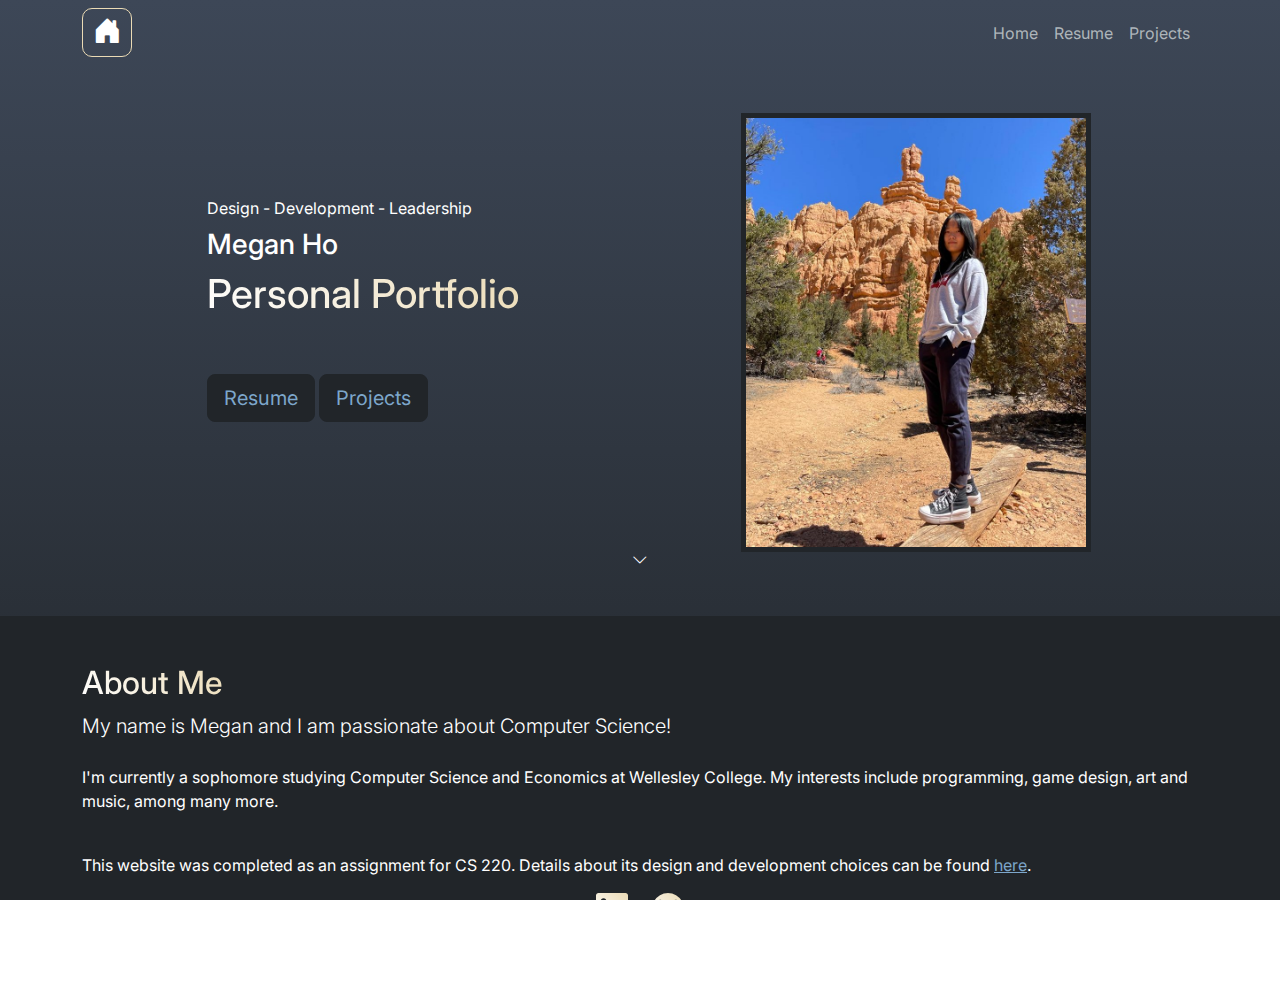
<file: index.html>
<html lang="en">
    <head>
        <title>CS220 Personal Portfolio - Megan Ho</title>
        <link href="styles.css" rel="stylesheet"/>

        <link rel="preconnect" href="https://fonts.googleapis.com">
        <link rel="preconnect" href="https://fonts.gstatic.com" crossorigin>
        <link href="https://fonts.googleapis.com/css2?family=Inter:ital,opsz,wght@0,14..32,100..900;1,14..32,100..900&display=swap" rel="stylesheet">
        <link href="https://cdn.jsdelivr.net/npm/bootstrap@5.3.3/dist/css/bootstrap.min.css" rel="stylesheet" integrity="sha384-QWTKZyjpPEjISv5WaRU9OFeRpok6YctnYmDr5pNlyT2bRjXh0JMhjY6hW+ALEwIH" crossorigin="anonymous">
        
        <link href="https://cdn.jsdelivr.net/npm/bootstrap@5.3.3/dist/css/bootstrap.min.css" rel="stylesheet" integrity="sha384-QWTKZyjpPEjISv5WaRU9OFeRpok6YctnYmDr5pNlyT2bRjXh0JMhjY6hW+ALEwIH" crossorigin="anonymous">
        <link href="https://cdn.jsdelivr.net/npm/bootstrap-icons@1.8.1/font/bootstrap-icons.css" rel="stylesheet" />
    </head>

    <body>
        <main>
            <!-- Navigation -->
            <nav class="navbar navbar-expand-lg navbar-dark">
                <div class="container">
                    <a class="navbar-brand" href="index.html"><h3 class="bi bi-house-door-fill"></h3></a>
                    <button class="navbar-toggler" type="button" data-bs-toggle="collapse" data-bs-target="#navbarSupportedContent" aria-controls="navbarSupportedContent" aria-expanded="false" aria-label="Toggle navigation"><span class="navbar-toggler-icon"></span></button>
                    <div class="collapse navbar-collapse" id="navbarSupportedContent">
                        <ul class="navbar-nav ms-auto mb-2 mb-lg-0">
                            <li class="nav-item"><a class="nav-link" href="index.html">Home</a></li>
                            <li class="nav-item"><a class="nav-link" href="resume.html">Resume</a></li>
                            <li class="nav-item"><a class="nav-link" href="projects.html">Projects</a></li>
                        </ul>
                    </div>
                </div>
            </nav>

            <!-- Header-->
            <header class="py-5">
                <div class="container px-5">
                    <div class="row align-items-center">
                        <div class="col-xl-1"></div>
                        <div class="col-xl-6">
                            <!-- Header text content-->
                            <div class="text-center text-xl-start">
                                <div class="tagline">Design - Development - Leadership</div>
                                <h3 class="introduction mt-2">Megan Ho</h3>
                                <h1><span class="subtitle">Personal Portfolio</span></h1>
                                <a class="btn btn-dark my-5 btn-lg" href="resume.html">Resume</a>
                                <a class="btn btn-dark my-5 btn-lg" href="projects.html">Projects</a>
                            </div>
                        </div>
                        <div class="col-xl-5">
                            <!-- Replace this div with your own photo -->
                            <!-- <div class="bg-gradient-primary-to-secondary d-flex justify-content-center">
                                <img src="profile.png" class="profile pl-2" alt="cartoon image of a person smiling and greeting">
                            </div> -->
                            <img src="profile.jpg" class="profile pl-2" alt="image of me (years ago) in front of some rock formations at Bryce Canyon National Park">
                        </div>
                    </div>
                </div>
                <div class="d-flex justify-content-center">
                    <i class="bi bi-chevron-down"></i>
                </div>
            </header>

            <!-- About Section-->
            <section class="bg-dark py-5">
                <div class="container text-left">
                    <h2><span class="subtitle">About Me</span></h2>
                    <p class="lead fw-light mb-4">My name is Megan and I am passionate about Computer Science!</p>
                    <p>
                        I'm currently a sophomore studying Computer Science and Economics at Wellesley College.
                        My interests include programming, game design, art and music, among many more.
                    </p>
                    <br>
                    <p>
                        This website was completed as an assignment for CS 220.
                        Details about its design and development choices can be found <a href="rationale.html">here</a>.
                    </p>
                    <div class="d-flex justify-content-center fs-2 gap-4">
                        <a class="subtitle" href="#!"><i class="bi bi-linkedin"></i></a>
                        <a class="subtitle" href="#!"><i class="bi bi-github"></i></a>
                    </div>
                </div>
            </section>
        </main>

        <!-- Footer-->
        <footer>
            <div class="row align-items-center justify-content-between">
                <div class="col-auto">
                    <div>Copyright, Your Website 2023</div>
                </div>
                <div class="col-auto">
                    <a href="#">Terms</a>
                </div>
            </div>
        </footer>

        <script src="https://cdn.jsdelivr.net/npm/bootstrap@5.3.3/dist/js/bootstrap.bundle.min.js" integrity="sha384-YvpcrYf0tY3lHB60NNkmXc5s9fDVZLESaAA55NDzOxhy9GkcIdslK1eN7N6jIeHz" crossorigin="anonymous"></script>
    </body>
</html>
</file>
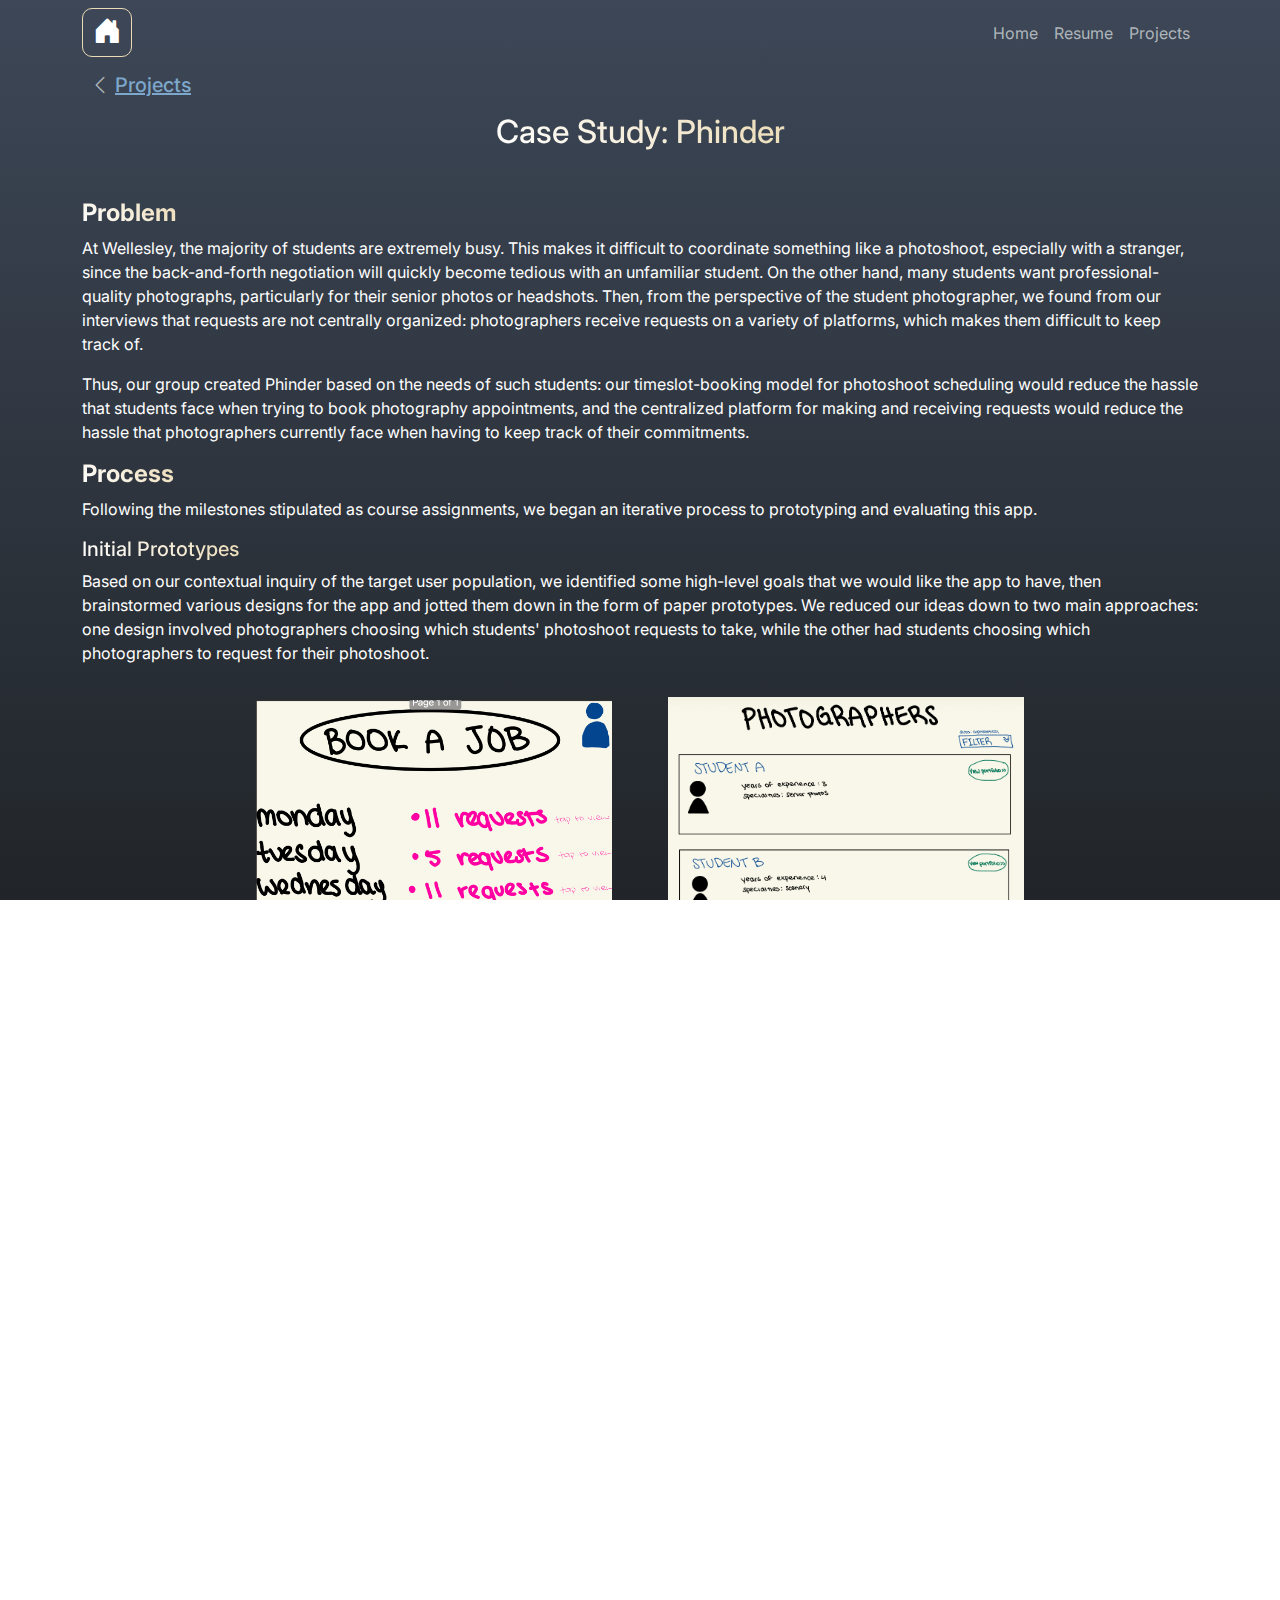
<file: casestudy.html>
<html lang="en">
    <head>
        <title>CS220 Personal Portfolio - Megan Ho</title>
        <link href="styles.css" rel="stylesheet"/>

        <link rel="preconnect" href="https://fonts.googleapis.com">
        <link rel="preconnect" href="https://fonts.gstatic.com" crossorigin>
        <link href="https://fonts.googleapis.com/css2?family=Inter:ital,opsz,wght@0,14..32,100..900;1,14..32,100..900&display=swap" rel="stylesheet">
        <link href="https://cdn.jsdelivr.net/npm/bootstrap@5.3.3/dist/css/bootstrap.min.css" rel="stylesheet" integrity="sha384-QWTKZyjpPEjISv5WaRU9OFeRpok6YctnYmDr5pNlyT2bRjXh0JMhjY6hW+ALEwIH" crossorigin="anonymous">
        
        <link href="https://cdn.jsdelivr.net/npm/bootstrap@5.3.3/dist/css/bootstrap.min.css" rel="stylesheet" integrity="sha384-QWTKZyjpPEjISv5WaRU9OFeRpok6YctnYmDr5pNlyT2bRjXh0JMhjY6hW+ALEwIH" crossorigin="anonymous">
        <link href="https://cdn.jsdelivr.net/npm/bootstrap-icons@1.8.1/font/bootstrap-icons.css" rel="stylesheet" />
    </head>

    <body>
        <main>
            <!-- Navigation -->
            <nav class="navbar navbar-expand-lg navbar-dark">
                <div class="container">
                    <a class="navbar-brand" href="index.html"><h3 class="bi bi-house-door-fill"></h3></a>
                    <button class="navbar-toggler" type="button" data-bs-toggle="collapse" data-bs-target="#navbarSupportedContent" aria-controls="navbarSupportedContent" aria-expanded="false" aria-label="Toggle navigation"><span class="navbar-toggler-icon"></span></button>
                    <div class="collapse navbar-collapse" id="navbarSupportedContent">
                        <ul class="navbar-nav ms-auto mb-2 mb-lg-0">
                            <li class="nav-item"><a class="nav-link" href="index.html">Home</a></li>
                            <li class="nav-item"><a class="nav-link" href="resume.html">Resume</a></li>
                            <li class="nav-item"><a class="nav-link" href="projects.html">Projects</a></li>
                        </ul>
                    </div>
                </div>
            </nav>

            <!-- Case Study Section-->
            <section>
                <div class="container">
                    <div class="text-left fw-light text-gray p-2">
                        <h5><i class="bi bi-chevron-left"></i> <a href="projects.html">Projects</a></h5>
                    </div>
                    <div class="text-center mb-5">
                        <h2><span class="subtitle fs-2">Case Study: Phinder</span></h2>
                    </div>
                </div>
                <div class="container text-left">
                    <h4><span class="subtitle fw-bolder">Problem</span></h4>
                    <p>
                        At Wellesley, the majority of students are extremely busy. 
                        This makes it difficult to coordinate something like a photoshoot, especially with a stranger, since the back-and-forth negotiation will quickly become tedious with an unfamiliar student. 
                        On the other hand, many students want professional-quality photographs, particularly for their senior photos or headshots. 
                        Then, from the perspective of the student photographer, we found from our interviews that requests are not centrally organized: photographers receive requests on a variety of platforms, which makes them difficult to keep track of.
                    </p>
                    <p>
                        Thus, our group created Phinder based on the needs of such students: 
                        our timeslot-booking model for photoshoot scheduling would reduce the hassle that students face when trying to book photography appointments, 
                        and the centralized platform for making and receiving requests would reduce the hassle that photographers currently face when having to keep track of their commitments.
                    </p>
                    <h4><span class="subtitle fw-bolder">Process</span></h4>
                    <p>
                        Following the milestones stipulated as course assignments, we began an iterative process to prototyping and evaluating this app.
                    </p>
                    <h5><span class="subtitle">Initial Prototypes</span></h5>
                    <p>
                        Based on our contextual inquiry of the target user population, 
                        we identified some high-level goals that we would like the app to have, 
                        then brainstormed various designs for the app and jotted them down in the form of paper prototypes.
                        We reduced our ideas down to two main approaches: 
                        one design involved photographers choosing which students' photoshoot requests to take, 
                        while the other had students choosing which photographers to request for their photoshoot.
                    </p>
                    <div class="row justify-content-center">
                        <img class="col-4 m-3 align-self-center img-fluid" src="paper-1.png" alt="paper prototype of the first design's request selection screen">
                        <img class="col-4 m-3 align-self-center img-fluid" src="paper-2.png" alt="paper prototype of the second design's photographer selection screen">
                    </div>
                    <div class="row justify-content-center">
                        <p class="col-4 m-3 text-center small fw-light">Photographers select photoshoot requests that they are interested in taking.</p>
                        <p class="col-4 m-3 text-center small fw-light">Students select photographers that they would like to be photographed by.</p>
                    </div>
                    <p>
                        These paper prototypes were then presented to our CS 220 classmates, 
                        from whom we received ample feedback and were thus able to decide on a direction to proceed in:
                        we ended up going with the photo subject-centered design, 
                        one reason being that the requesting side would typically have a more time-sensitive need, 
                        so it would be ideal to have the photographers be on-demand resources that they can select from whenever needed.
                    </p>
                    <p>
                        After deciding on a design, we began implementing our wireframe prototype. 
                        This preliminary prototype of the app showed the basics of our screens, 
                        focusing on a general overview of functionality and layout rather than implementing actual interactions or making aesthetically pleasing design choices.
                    </p>
                    <img class="align-self-center img-fluid" src="wireframe.png" alt="screenshot of the Figma canvas that the wireframe prototype was created on">
                    <p class="m-3 text-center small fw-light">Our wireframe prototype, modeled on Figma.</p>
                    <h5><span class="subtitle">Testing and Iteration</span></h5>
                    <p>
                        We were then able to conduct usability tests with the wireframe prototype that we had created, 
                        since it included all basic functionality of the app. 
                        For this purpose, we designed a testing protocol that allowed us to see if users were able to complete key tasks in the app. 
                        Since we had two primary user bases (the photographers and photo subjects), we designed a set of tasks for each type of user; 
                        generally, photographers were to imagine they were looking for experience and accept a photoshoot request, 
                        while photo subjects were to imagine they were seniors hoping to have professional-quality senior photographs taken and schedule a photoshoot accordingly.
                    </p>
                    <img class="align-self-center img-fluid" src="wireframe testing.png" alt="screenshot of the Figma testing interface with the wireframe 'Upload Photos' screen showing">
                    <p class="m-3 text-center small fw-light">Testing the wireframe prototype on Figma.</p>
                    <p>
                        After this first round of evaluation, 
                        we were able to incorporate the feedback that we received 
                        (that mostly involved small bugs in the interactions and changes to/additions of certain features) 
                        in our high-fidelity prototype.
                    </p>
                    <p>
                        The creation of the high-fidelity prototype started with deciding on a graphic design direction. 
                        We tried a couple of different color palettes, 
                        until deciding on a more muted one that did not divert focus away from the actual photographs that the app would contain. 
                        We used this color palette as a guideline, 
                        choosing colors to designate as the primary, secondary and accent colors respectively.
                    </p>
                    <img class="align-self-center img-fluid" src="colors.png" alt="5 colors in a row: midnight violet, chocolate plum, dry sage, bone, alabaster grey">
                    <p class="m-3 text-center small fw-light">The website-generated color palette that we used as a guideline.</p>
                    <p>
                        Then, we began to alter the wireframe prototype, 
                        being sure to incorporate feedback from the first round of usability testing and ensuring all interactions were in place. 
                        The end result is the high-fidelity prototype below.
                    </p>
                    <h4><span class="subtitle fw-bolder">Our Solution</span></h4>
                    <div class="row justify-content-center">
                        <div class="col-4 m-3 justify-content-center">
                            <video width="75%" height="100%" controls muted>
                                <source src="Photographee.mp4" type="video/mp4">
                                <source src="Photographee.mov" type="video/mov">
                                Your browser does not support the video tag.
                            </video>
                        </div>
                        <div class="col-4 m-3 justify-content-center">
                            <video width="75%" height="100%" controls muted>
                                <source src="Photographer.mp4" type="video/mp4">
                                <source src="Photographer.mov" type="video/mov">
                                Your browser does not support the video tag.
                            </video>
                        </div>
                        <!-- note to self videos messed up page layout with video speed controller extension on -->
                        <!-- https://www.w3schools.com/html/html5_video.asp -->
                        <!-- percentage sizes to fit different screens -->
                    </div>
                    <div class="row justify-content-center">
                        <p class="col-4 m-3 text-center small fw-light">Video demo for photo subject view.</p>
                        <p class="col-4 m-3 text-center small fw-light">Video demo for photographer view.</p>
                    </div>
                    <p>
                        The two videos above are short demos of Phinder's functionality, 
                        with the first representing a student's process of selecting and scheduling a photographer for a photoshoot request, 
                        and the second representing that of receiving, accepting and completing a photoshoot request on the photographer's end.
                    </p>
                    <p>
                        Below are two slides from our final presentation of the project, 
                        where we showcase key changes made based on the feedback we received and data we collected from the wireframe uability testing. 
                        Since users seemed satisfied with the overall functionality, these were mostly small aesthetic changes and additional features.
                    </p>
                    <div class="row">
                        <img class="col m-3 align-self-center img-fluid" src="high-fidelity-1.png" alt="slide that shows improved calendar display and added photo link upload from wireframe to high-fidelity prototype">
                        <img class="col m-3 align-self-center img-fluid" src="high-fidelity-2.png" alt="slide that shows additional fields in photographer profile and added messages screen from wireframe to high-fidelity prototype">
                    </div>
                    <img class="align-self-center img-fluid" src="high-fidelity-figma.png" alt="screenshot of the Figma canvas that the high-fidelity prototype was created in, showing all screens and interactions">
                    <p class="m-3 text-center small fw-light">The Figma canvas showing all interactions in our high-fidelity prototype.</p>
                    <h4><span class="subtitle fw-bolder">My Contribution</span></h4>
                    <p>
                        We completed this project as a group of three, splitting our responsibilities relatively evenly. 
                        As such, each of us would conduct one or two interviews/usability testing sessions, 
                        each of us had our own set of screens that we were responsible for. 
                        Still, we coordinated well, 
                        constantly and consistently communicating our processes and ideas so that the final design 
                        (and other deliverables like our presentation and paper) 
                        could be standardized across all of our individual work.
                    </p>
                    <p>
                        Personally, I focused on reusable components: 
                        particularly, I worked on the list of available photographers, 
                        creating a component for each "user" (photographer or photo subject) display so that my teammates could use the same component in their own screens.
                        Similarly, I also created a component for the calendar interface, 
                        since it would be similar across the availability editing and timeslot booking screens - 
                        my teammates were then able to use this component as needed. 
                        I also created the two versions (photographer vs. photo subject) of the navigation bar, 
                        ensuring that it successfully brought the user to their desired screen from most other screens.
                    </p>
                    <p>
                        I also handled some small "elements of delight" for increased satisfaction, 
                        such as a notification for confirmation of a user's action. 
                        This component (and its relevant interactions) were attached to numerous screens in the app, wherever relevant.
                    </p>
                    <p>
                        More generally, in addition to my own delegated set of responsibilities, 
                        I feel I was able to help my team with the Figma controls and tools. 
                        My teammates would at times encounter bugs that I was able to fix or give suggestions on, 
                        since I'd grasped the hang of Figma relatively quickly through slight prior experience and online tutorials. 
                        I believe this led to a smoother flow of the project overall, 
                        with reduced time dedicated to fixing errors in Figma interactions.
                    </p>
                    <h4><span class="subtitle fw-bolder">Conclusion and Future Work</span></h4>
                    <p>
                        In our final round of testing (using the high-fidelity prototype), 
                        we received greatly reduced feedback on missing features to be added and unresolved bugs. 
                        It seems that users were satisfied with the product, 
                        and a few users said that they would be willing to use Phinder in their everyday lives. 
                    </p>
                    <p>
                        However, some points of improvement still remain. 
                        The feedback from the last usability tests showed some small errors and inconvenience when using the app, 
                        particularly in trying to find the button for uploading photos (from the photographer's perspective) 
                        and trying to view the uploaded photos (from the photo subject's perspective). 
                        Users would often first navigate to the Messages screen when trying to complete this task, 
                        instead of accessing the correct screen (Booked Jobs) directly. 
                        Hence, we added a new interaction to the Messages screen that navigates to the upload/view photos screen 
                        (for the respective viewpoints), though this addition remains to be tested.
                    </p>
                    <div class="row justify-content-center">
                        <img class="col-4 m-3 align-self-center img-fluid" src="submit photos.png" alt="messages screen showing a chat with a photo subject from the photographer's perspective, with the newly added 'submit photos' button on the bottom">
                        <img class="col-4 m-3 align-self-center img-fluid" src="view photos.png" alt="messages screen showing a chat with a photographer from the photo subject's perspective, with the newly added 'view photos' button on the bottom">
                    </div>
                    <div class="row justify-content-center">
                        <p class="col-4 m-3 text-center small fw-light">Photographers are now able to access the photo-upload feature through the messages screen.</p>
                        <p class="col-4 m-3 text-center small fw-light">Photo subjects are now able to view the uploaded photos through the messages screen.</p>
                    </div>
                    <p>
                        Other points of improvement include having the prototype be able to more accurately simulate a released product by replacing the placeholder names, adding real photographs and so on. 
                        Additionally, some limitations of Figma (or perhaps our understanding of it) led to less-than-ideal prototyping: 
                        for instance, users would have liked the ability to drag across the calendar interface to select multiple timeslots at once, 
                        but we were unable to implement such an interaction in time.
                    </p>
                    <p>
                        Altogether, though, Phinder seems to be a usable and appropriate solution for students in both of our target user populations. 
                        The availability-focused scheduling system provides an avenue for busy students to coordinate meeting times, 
                        and the app functions as a single centralized hub for searching for photographers, scheduling, commmunication and delivering the final photos; 
                        this reduces greatly the risk of overlooking requests due to receiving them via multiple platforms.
                    </p>
                    <br>
                </div>
            </section>
        </main>

        <!-- Footer-->
        <footer>
            <div class="row align-items-center justify-content-between">
                <div class="col-auto">
                    <div>Copyright, Your Website 2023</div>
                </div>
                <div class="col-auto">
                    <a href="#">Terms</a>
                </div>
            </div>
        </footer>

        <script src="https://cdn.jsdelivr.net/npm/bootstrap@5.3.3/dist/js/bootstrap.bundle.min.js" integrity="sha384-YvpcrYf0tY3lHB60NNkmXc5s9fDVZLESaAA55NDzOxhy9GkcIdslK1eN7N6jIeHz" crossorigin="anonymous"></script>
    </body>
</html>
</file>
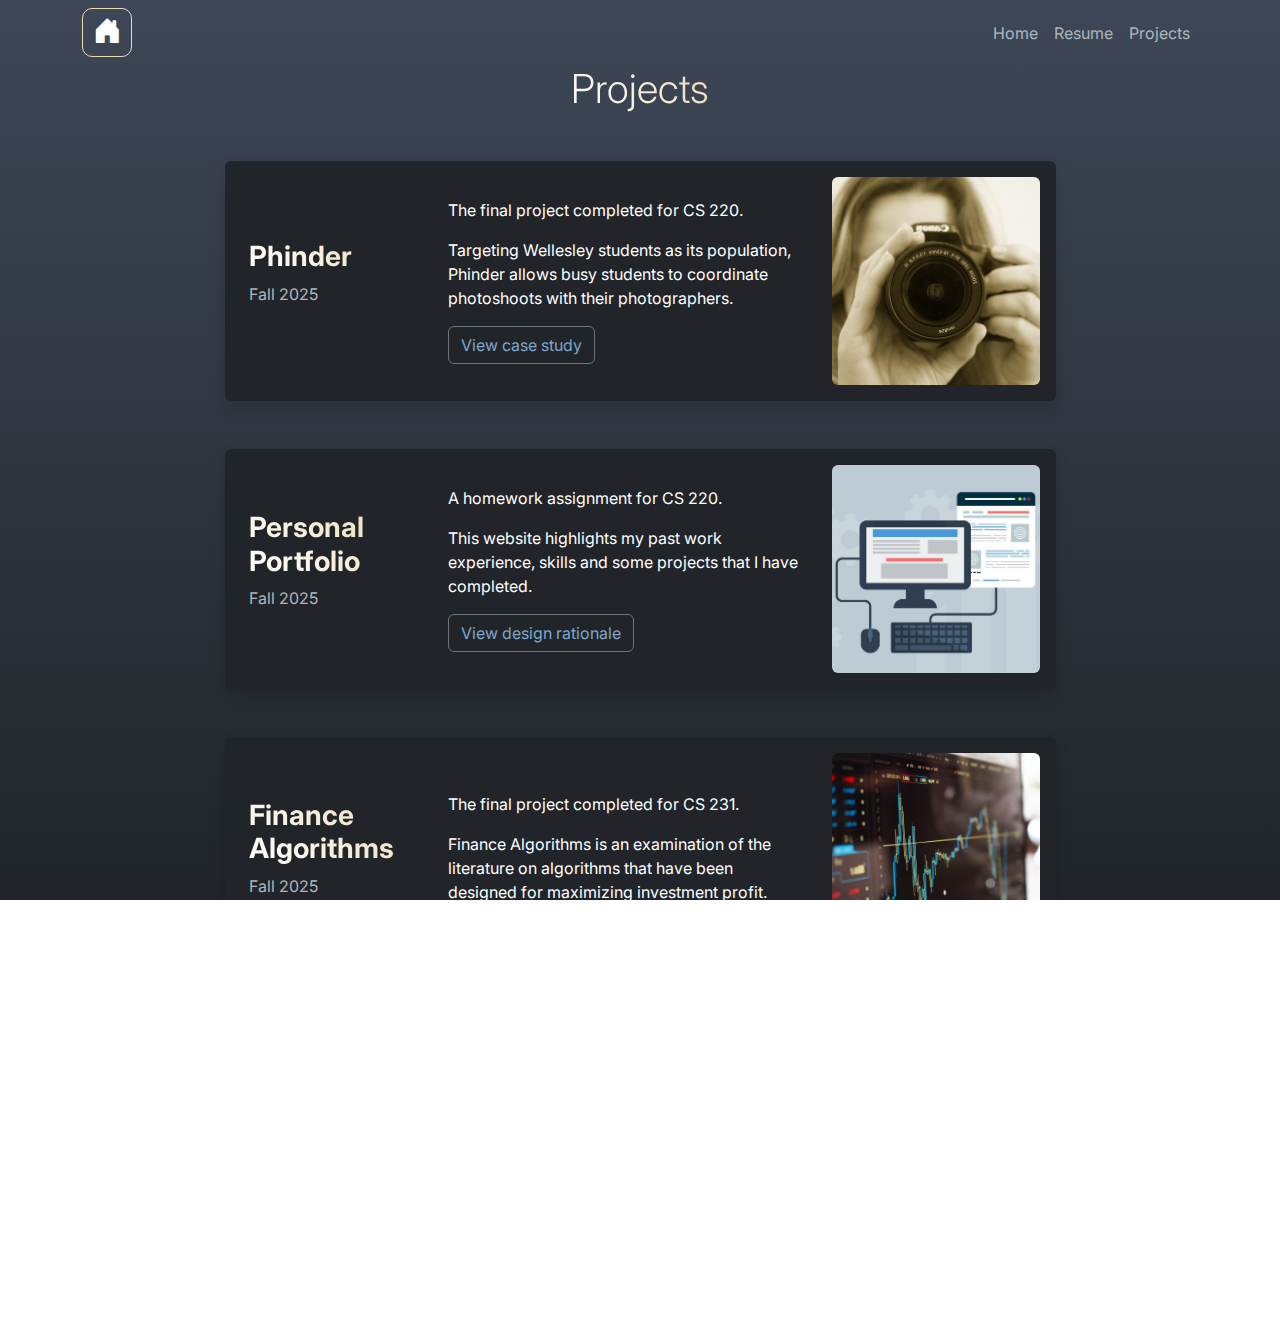
<file: projects.html>
<html lang="en">
    <head>
        <title>CS220 Personal Portfolio - Megan Ho</title>
        <link href="styles.css" rel="stylesheet"/>

        <link rel="preconnect" href="https://fonts.googleapis.com">
        <link rel="preconnect" href="https://fonts.gstatic.com" crossorigin>
        <link href="https://fonts.googleapis.com/css2?family=Inter:ital,opsz,wght@0,14..32,100..900;1,14..32,100..900&display=swap" rel="stylesheet">
        <link href="https://cdn.jsdelivr.net/npm/bootstrap@5.3.3/dist/css/bootstrap.min.css" rel="stylesheet" integrity="sha384-QWTKZyjpPEjISv5WaRU9OFeRpok6YctnYmDr5pNlyT2bRjXh0JMhjY6hW+ALEwIH" crossorigin="anonymous">
        
        <link href="https://cdn.jsdelivr.net/npm/bootstrap@5.3.3/dist/css/bootstrap.min.css" rel="stylesheet" integrity="sha384-QWTKZyjpPEjISv5WaRU9OFeRpok6YctnYmDr5pNlyT2bRjXh0JMhjY6hW+ALEwIH" crossorigin="anonymous">
        <link href="https://cdn.jsdelivr.net/npm/bootstrap-icons@1.8.1/font/bootstrap-icons.css" rel="stylesheet" />
    </head>

    <body>
        <main>
            <!-- Navigation -->
            <nav class="navbar navbar-expand-lg navbar-dark">
                <div class="container">
                    <a class="navbar-brand" href="index.html"><h3 class="bi bi-house-door-fill"></h3></a>
                    <button class="navbar-toggler" type="button" data-bs-toggle="collapse" data-bs-target="#navbarSupportedContent" aria-controls="navbarSupportedContent" aria-expanded="false" aria-label="Toggle navigation"><span class="navbar-toggler-icon"></span></button>
                    <div class="collapse navbar-collapse" id="navbarSupportedContent">
                        <ul class="navbar-nav ms-auto mb-2 mb-lg-0">
                            <li class="nav-item"><a class="nav-link" href="index.html">Home</a></li>
                            <li class="nav-item"><a class="nav-link" href="resume.html">Resume</a></li>
                            <li class="nav-item"><a class="nav-link" href="projects.html">Projects</a></li>
                        </ul>
                    </div>
                </div>
            </nav>

            <!-- Projects Section-->
            <section>
                <div class="container">
                    <div class="text-center mb-5">
                        <h1><span class="subtitle fw-light">Projects</span></h1>
                    </div>
                    <div class="row justify-content-center">
                        <div class="col-lg-11 col-xl-9 col-xxl-8">
                            <!-- Project Card 1-->
                            <div class="card bg-dark text-white shadow rounded-2 border-0 mb-5">
                                <div class="card-body p-0">
                                    <div class="d-flex align-items-center">
                                            <div class="col-3 p-4">
                                                <h3 class="text-gradient fw-bolder">Phinder</h3>
                                                <p class="text-gray">Fall 2025</p>
                                            </div>
                                        <div class="p-3">
                                            <p>The final project completed for CS 220.</p>
                                            <p>Targeting Wellesley students as its population, Phinder allows busy students to coordinate photoshoots with their photographers.</p>
                                            <a class="btn btn-dark border border-secondary" href="casestudy.html">View case study</a>
                                        </div>
                                        <img class="col-3 img-fluid m-3 rounded-2" src="phinder thumbnail.jpg" alt="a woman holding a camera"/>
                                        <!-- image free-to-use from Pixabay: https://pixabay.com/photos/photographer-camera-lens-female-16022/ -->
                                    </div>
                                </div>
                            </div>
                            <!-- Project Card 2 -->
                            <div class="card bg-dark text-white shadow rounded-2 border-0 mb-5">
                                <div class="card-body p-0">
                                    <div class="d-flex align-items-center">
                                            <div class="col-3 p-4">
                                                <h3 class="text-gradient fw-bolder">Personal Portfolio</h3>
                                                <p class="text-gray">Fall 2025</p>
                                            </div>
                                        <div class="p-3">
                                            <p>A homework assignment for CS 220.</p>
                                            <p>This website highlights my past work experience, skills and some projects that I have completed.</p>
                                            <a class="btn btn-dark border border-secondary" href="rationale.html">View design rationale</a>
                                        </div>
                                        <img class="col-3 img-fluid m-3 rounded-2" src="portfolio thumbnail.jpg" alt="clip art of a computer showing a webpage"/>
                                        <!-- image free-to-use from Pixabay: https://pixabay.com/illustrations/web-design-user-interface-website-3411373/ -->
                                    </div>
                                </div>
                            </div>
                            <!-- Project Card 2-->
                            <div class="card bg-dark text-white shadow rounded-2 border-0 mb-5">
                                <div class="card-body p-0">
                                    <div class="d-flex align-items-center">
                                            <div class="col-3 p-4">
                                                <h3 class="text-gradient fw-bolder">Finance Algorithms</h3>
                                                <p class="text-gray">Fall 2025</p>
                                            </div>
                                        <div class="p-3">
                                            <p>The final project completed for CS 231.</p>
                                            <p>Finance Algorithms is an examination of the literature on algorithms that have been designed for maximizing investment profit.</p>
                                            <!-- <a class="btn btn-dark border border-secondary" href="casestudy.html">View case study</a> -->
                                        </div>
                                        <img class="col-3 img-fluid m-3 rounded-2" src="finance thumbnail.jpg" alt="graph of stock prices on a computer screen"/>
                                        <!-- image free-to-use from Pixabay: https://pixabay.com/photos/blur-chart-computer-data-finance-1853262/ -->
                                    </div>
                                </div>
                            </div>
                            <!-- Project Card 3 -->
                            <div class="card bg-dark text-white shadow rounded-2 border-0 mb-5">
                                <div class="card-body p-0">
                                    <div class="d-flex align-items-center">
                                            <div class="col-3 p-4">
                                                <h3 class="text-gradient fw-bolder">National High School Game Academy</h3>
                                                <p class="text-gray">Summer 2023</p>
                                            </div>
                                        <div class="p-3">
                                            <p>As producer, led teams of five to complete two medium-scale game projects.</p>
                                            <ul>
                                                <li>Recreated Pac-Man with original theming and graphics.</li>
                                                <li>Pitched, created and presented an original game, Hellevator.</li>
                                            </ul>
                                            <!-- <a class="btn btn-dark border border-secondary" href="casestudy.html">View case study</a> -->
                                        </div>
                                        <img class="col-3 img-fluid m-3 rounded-2" src="nhsga thumbnail.jpg" alt="Xbox controller on top of a keyboard"/>
                                        <!-- image free-to-use from Pixabay: https://pixabay.com/photos/gaming-pc-laptop-black-hand-pad-4075424/ -->
                                    </div>
                                </div>
                            </div>
                        </div>
                    </div>
                </div>
            </section>
        </main>

        <!-- Footer-->
        <footer>
            <div class="row align-items-center justify-content-between">
                <div class="col-auto">
                    <div>Copyright, Your Website 2023</div>
                </div>
                <div class="col-auto">
                    <a href="#">Terms</a>
                </div>
            </div>
        </footer>

        <script src="https://cdn.jsdelivr.net/npm/bootstrap@5.3.3/dist/js/bootstrap.bundle.min.js" integrity="sha384-YvpcrYf0tY3lHB60NNkmXc5s9fDVZLESaAA55NDzOxhy9GkcIdslK1eN7N6jIeHz" crossorigin="anonymous"></script>
    </body>
</html>
</file>
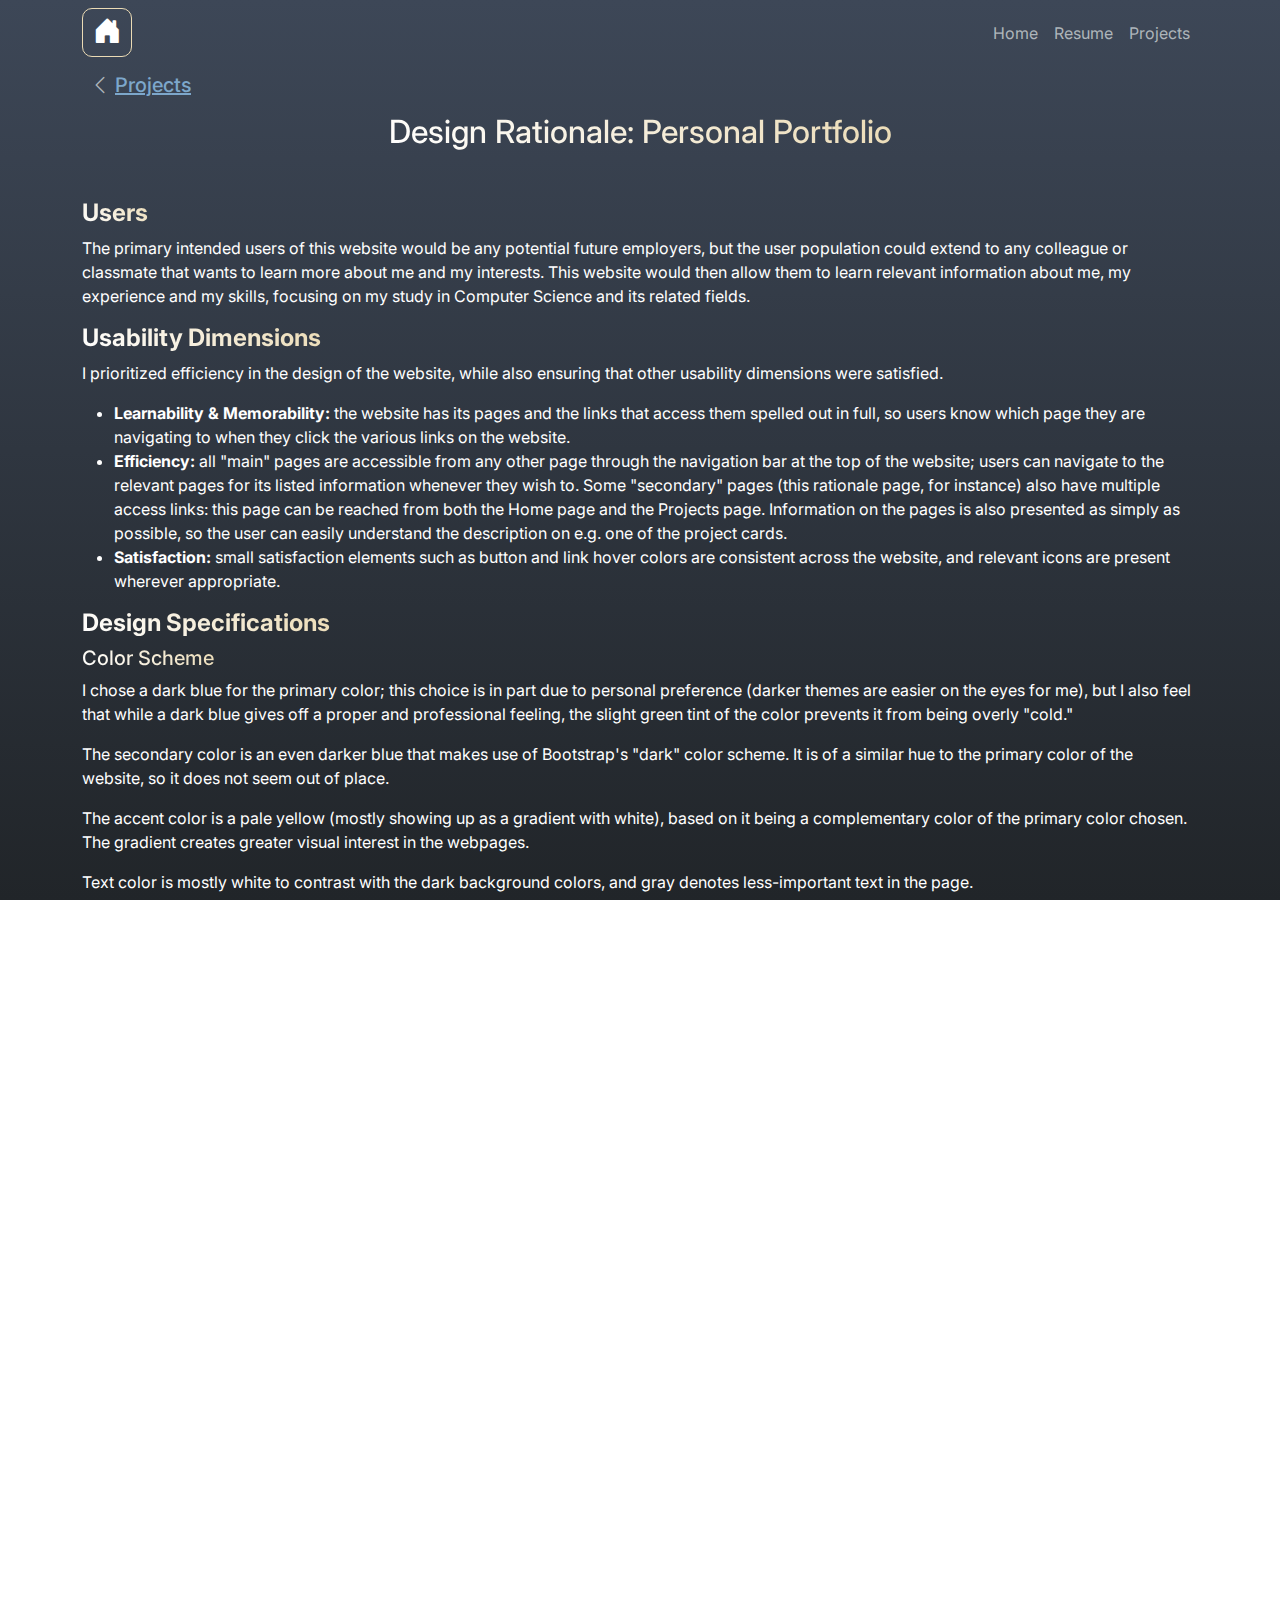
<file: rationale.html>
<html lang="en">
    <head>
        <title>CS220 Personal Portfolio - Megan Ho</title>
        <link href="styles.css" rel="stylesheet"/>

        <link rel="preconnect" href="https://fonts.googleapis.com">
        <link rel="preconnect" href="https://fonts.gstatic.com" crossorigin>
        <link href="https://fonts.googleapis.com/css2?family=Inter:ital,opsz,wght@0,14..32,100..900;1,14..32,100..900&display=swap" rel="stylesheet">
        <link href="https://cdn.jsdelivr.net/npm/bootstrap@5.3.3/dist/css/bootstrap.min.css" rel="stylesheet" integrity="sha384-QWTKZyjpPEjISv5WaRU9OFeRpok6YctnYmDr5pNlyT2bRjXh0JMhjY6hW+ALEwIH" crossorigin="anonymous">
        
        <link href="https://cdn.jsdelivr.net/npm/bootstrap@5.3.3/dist/css/bootstrap.min.css" rel="stylesheet" integrity="sha384-QWTKZyjpPEjISv5WaRU9OFeRpok6YctnYmDr5pNlyT2bRjXh0JMhjY6hW+ALEwIH" crossorigin="anonymous">
        <link href="https://cdn.jsdelivr.net/npm/bootstrap-icons@1.8.1/font/bootstrap-icons.css" rel="stylesheet" />
    </head>

    <body>
        <main>
            <!-- Navigation -->
            <nav class="navbar navbar-expand-lg navbar-dark">
                <div class="container">
                    <a class="navbar-brand" href="index.html"><h3 class="bi bi-house-door-fill"></h3></a>
                    <button class="navbar-toggler" type="button" data-bs-toggle="collapse" data-bs-target="#navbarSupportedContent" aria-controls="navbarSupportedContent" aria-expanded="false" aria-label="Toggle navigation"><span class="navbar-toggler-icon"></span></button>
                    <div class="collapse navbar-collapse" id="navbarSupportedContent">
                        <ul class="navbar-nav ms-auto mb-2 mb-lg-0">
                            <li class="nav-item"><a class="nav-link" href="index.html">Home</a></li>
                            <li class="nav-item"><a class="nav-link" href="resume.html">Resume</a></li>
                            <li class="nav-item"><a class="nav-link" href="projects.html">Projects</a></li>
                        </ul>
                    </div>
                </div>
            </nav>

            <!-- Case Study Section-->
            <section>
                <div class="container">
                    <div class="text-left fw-light text-gray p-2">
                        <h5><i class="bi bi-chevron-left"></i> <a href="projects.html">Projects</a></h5>
                    </div>
                    <div class="text-center mb-5">
                        <h2><span class="subtitle fs-2">Design Rationale: Personal Portfolio</span></h2>
                    </div>
                </div>
                <div class="container text-left">
                    <!-- Who are the intended users of this website? What are their goals? -->
                    <h4><span class="subtitle fw-bolder">Users</span></h4>
                    <p>
                        The primary intended users of this website would be any potential future employers, 
                        but the user population could extend to any colleague or classmate that wants to learn more about me and my interests. 
                        This website would then allow them to learn relevant information about me, my experience and my skills, 
                        focusing on my study in Computer Science and its related fields.
                    </p>
                    <!-- What usability dimensions did you prioritize in your design? Why? -->
                    <h4><span class="subtitle fw-bolder">Usability Dimensions</span></h4>
                    <p>
                        I prioritized efficiency in the design of the website, 
                        while also ensuring that other usability dimensions were satisfied.
                    </p>
                    <ul>
                        <li>
                            <b>Learnability & Memorability:</b> the website has its pages and the links that access them spelled out in full, 
                            so users know which page they are navigating to when they click the various links on the website.
                        </li>
                        <li>
                            <b>Efficiency:</b> all "main" pages are accessible from any other page through the navigation bar at the top of the website; 
                            users can navigate to the relevant pages for its listed information whenever they wish to. 
                            Some "secondary" pages (this rationale page, for instance) also have multiple access links: 
                            this page can be reached from both the Home page and the Projects page. 
                            Information on the pages is also presented as simply as possible, 
                            so the user can easily understand the description on e.g. one of the project cards.
                        </li>
                        <li>
                            <b>Satisfaction:</b> small satisfaction elements such as button and link hover colors are consistent across the website, 
                            and relevant icons are present wherever appropriate.
                        </li>
                    </ul>
                    <!-- Describe your design specifications. 1. What is your color scheme? Why did you choose it? 2. What layout did you use? Why? 3. What images did you include? Why? -->
                    <h4><span class="subtitle fw-bolder">Design Specifications</span></h4>
                    <h5><span class="subtitle">Color Scheme</span></h5>
                    <p>
                        I chose a dark blue for the primary color; 
                        this choice is in part due to personal preference (darker themes are easier on the eyes for me), 
                        but I also feel that while a dark blue gives off a proper and professional feeling, 
                        the slight green tint of the color prevents it from being overly "cold."
                    </p>
                    <p>
                        The secondary color is an even darker blue that makes use of Bootstrap's "dark" color scheme. 
                        It is of a similar hue to the primary color of the website, so it does not seem out of place.
                    </p>
                    <p>
                        The accent color is a pale yellow (mostly showing up as a gradient with white), 
                        based on it being a complementary color of the primary color chosen. 
                        The gradient creates greater visual interest in the webpages.
                    </p>
                    <p>
                        Text color is mostly white to contrast with the dark background colors, and gray denotes less-important text in the page.
                    </p>
                    <h5><span class="subtitle">Layout</span></h5>
                    <p>
                        The layout is kept similar to that of the template: 
                        mostly, information is presented in the form of cards on the page. 
                        This allows information about any particular topic (one past work experience, one project etc.) to appear contained, 
                        so it is easy to understand that this information all points to a single topic for each card.
                    </p>
                    <h5><span class="subtitle">Images</span></h5>
                    <p>
                        The Projects page contains images that are associated with the main topic of each project, 
                        so it is easy at a glance to understand what kind of work I have done and am interested in doing.
                    </p>
                    <p>
                        In the case study for the CS 220 final project, 
                        I include images like the Figma canvas that showcase the process of creating our prototypes, 
                        in addition to the video demo showcasing our app's full functionality. 
                        This provides an easy visual representation of the app, so that users can understand more about the project.
                    </p>
                    <p>
                        The image of myself on the Home page was chosen rather arbitrarily; 
                        I figured that any picture of me that felt reasonably appropriate to show in a professional setting would be alright.
                    </p>
                    <!-- Technical discussion: how did you modify the starting template for your website and what resources did you use to develop your website? -->
                    <h4><span class="subtitle fw-bolder">Template Modifications & Resources</span></h4>
                    <p>
                        Most changes made to the template were out of personal preference. 
                        The changes to colors are for the reasons stated above, and I altered the positioning of elements in the pages slightly, 
                        mostly concentrating elements closer to the center of the screen so that the user does not have to look across their entire screen to read the contents of the page 
                        (this is most apparent in a back-to-back comparison of the Home pages).
                    </p>
                    <div class="row justify-content-center">
                        <img class="col-5 m-3 align-self-center img-fluid" src="home page-1.png" alt="home page of this website">
                        <img class="col-5 m-3 align-self-center img-fluid" src="home page-2.png" alt="home page of the template">
                    </div>
                    <div class="row justify-content-center">
                        <p class="col-5 m-3 text-center small fw-light">This website's Home page.</p>
                        <p class="col-5 m-3 text-center small fw-light">The template's Home page.</p>
                    </div>
                    <p>
                        As shown above, the "About Me" section is cut off (due to the greater height of the image used), 
                        so I added a small downward-pointing icon to indicate that the user can scroll further in the page.
                    </p>
                    <p>
                        I also altered the cards to have more concentrated content for a similar reason. 
                        The Skills section of the Resume page also no longer contains internal "pills" that house each individual skill, 
                        since the color scheme change made them seem like clickable elements due to the high contrast. 
                        I also added some information I felt could be relevant to potential users of the website, 
                        such as dates of each project in the Projects page. 
                        The Education section now includes a link to Wellesley's website, 
                        rather than a text description, 
                        since I feel the school can better speak for itself (though this also results in an extra click for the user - 
                        I've attempted to mitigate this consequence by having the website open in a new browser tab).
                    </p>
                    <p>
                        On resources used, I consulted w3schools for some unfamiliar HTML uses like embedding videos and having links open in a new tab, etc. 
                        Images are either screenshots from our project or sourced royalty-free from Pixabay.
                        Naturally, Bootstrap constitutes a significant resource used in this website as well. 
                        One additional resource I should note is <a href="https://stackoverflow.com/questions/4617872/white-space-showing-up-on-right-side-of-page-when-background-image-should-extend">this StackOverflow discussion</a> - 
                        there was a small area of white space on the right side of the page that bothered me slightly as it allowed the page to scroll sideways, 
                        so I used the suggested solution to fix it.
                    </p>
                    <!-- Reflect on GenAI in web development: based on our class activity looking at GenAI code for web and any other experiences you may have had, reflect on what uses you find helpful with GenAI for web development and in what ways you find it unhelpful. -->
                    <h4><span class="subtitle fw-bolder">GenAI in Web Development</span></h4>
                    <p>
                        While I prefer not to use it if I am able to find a solution on my own, 
                        I think generative AI could potentially be helpful for ideation in layouts and color schemes, 
                        as well as generating a basic template to reference while implementing the website. 
                    </p>
                    <p>
                        However, as we realized in class, generative AI HTML code will sometimes contain errors that can be varyingly difficult to identify and fix by hand. 
                        Using such tools to generate the website also forms a barrier to understanding more complex parts of the code, 
                        which makes maintenance of the website difficult - if we do not understand the AI code output, 
                        we will have trouble finding the appropriate part of the code to update.
                    </p>
                    <br>
                </div>
            </section>
        </main>

        <!-- Footer-->
        <footer>
            <div class="row align-items-center justify-content-between">
                <div class="col-auto">
                    <div>Copyright, Your Website 2023</div>
                </div>
                <div class="col-auto">
                    <a href="#">Terms</a>
                </div>
            </div>
        </footer>

        <script src="https://cdn.jsdelivr.net/npm/bootstrap@5.3.3/dist/js/bootstrap.bundle.min.js" integrity="sha384-YvpcrYf0tY3lHB60NNkmXc5s9fDVZLESaAA55NDzOxhy9GkcIdslK1eN7N6jIeHz" crossorigin="anonymous"></script>
    </body>
</html>
</file>
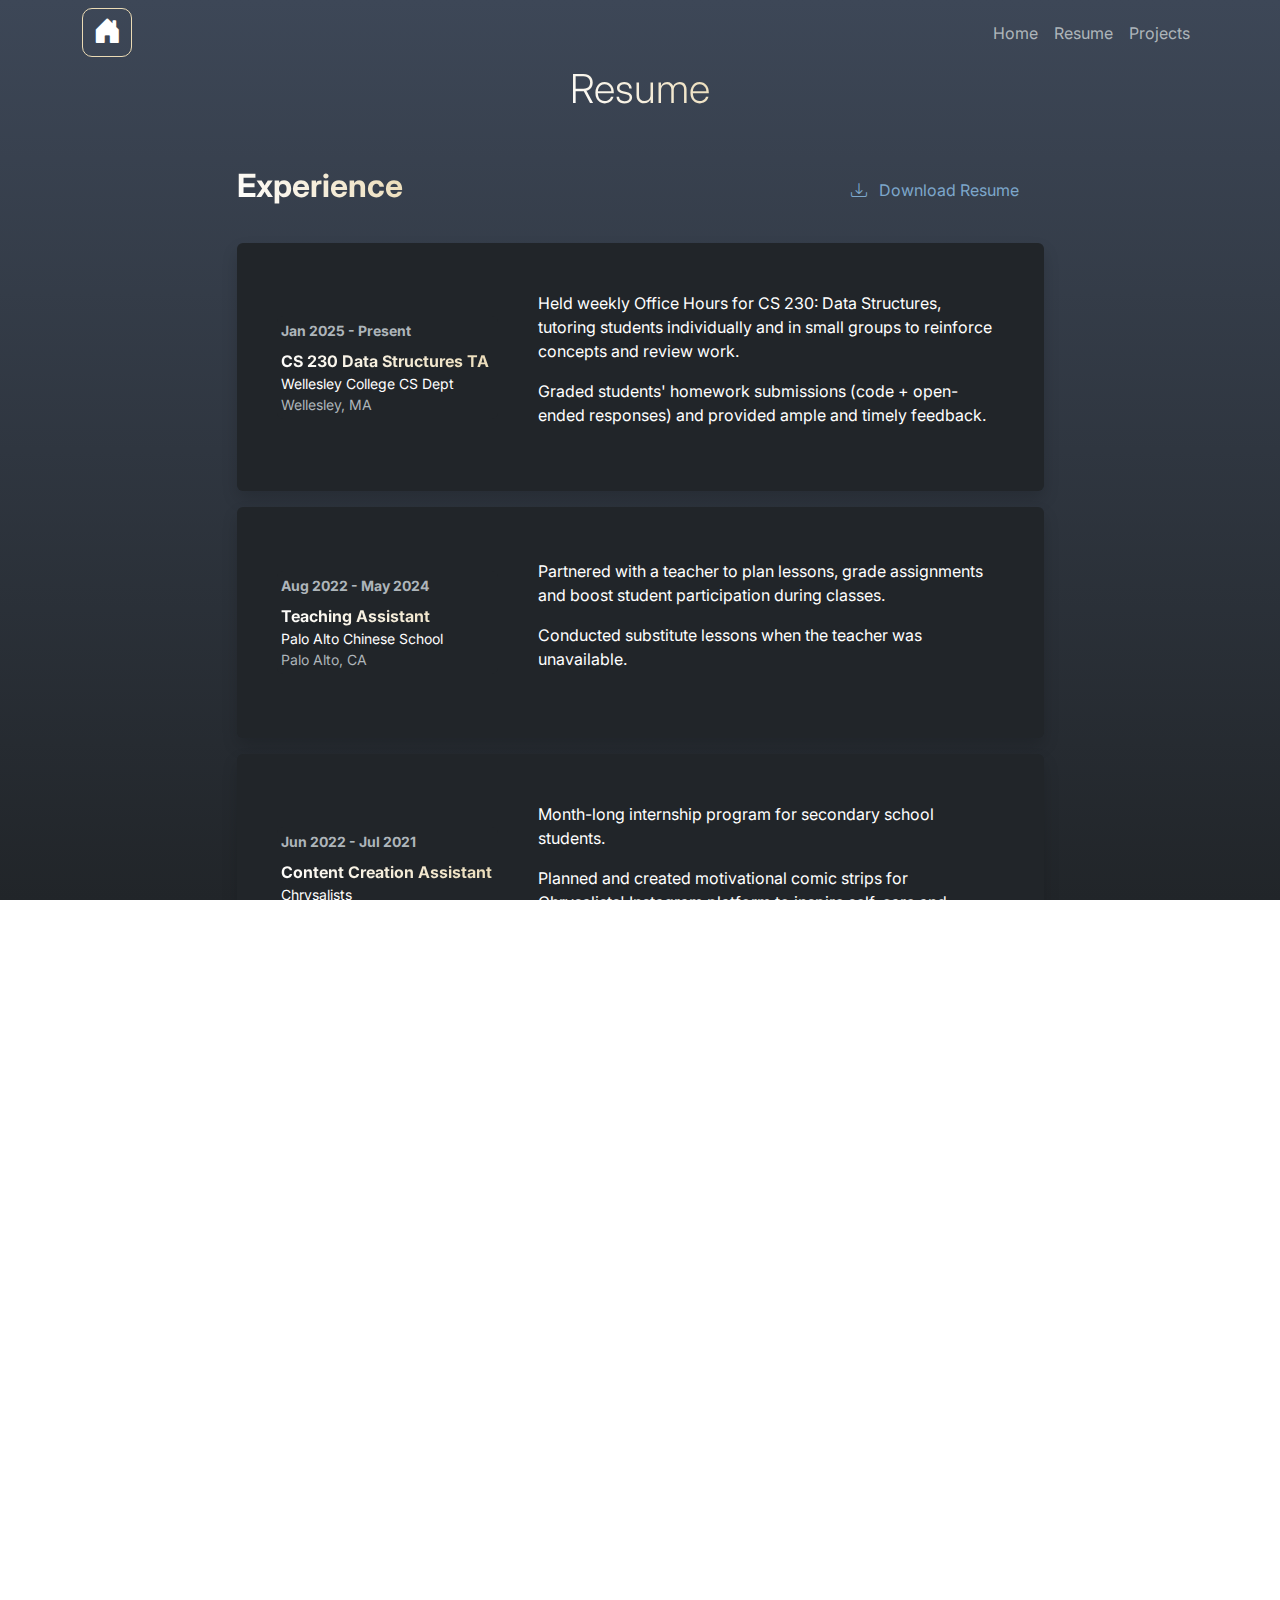
<file: resume.html>
<html lang="en">
    <head>
        <title>CS220 Personal Portfolio - Megan Ho</title>
        <link href="styles.css" rel="stylesheet"/>

        <link rel="preconnect" href="https://fonts.googleapis.com">
        <link rel="preconnect" href="https://fonts.gstatic.com" crossorigin>
        <link href="https://fonts.googleapis.com/css2?family=Inter:ital,opsz,wght@0,14..32,100..900;1,14..32,100..900&display=swap" rel="stylesheet">
        <link href="https://cdn.jsdelivr.net/npm/bootstrap@5.3.3/dist/css/bootstrap.min.css" rel="stylesheet" integrity="sha384-QWTKZyjpPEjISv5WaRU9OFeRpok6YctnYmDr5pNlyT2bRjXh0JMhjY6hW+ALEwIH" crossorigin="anonymous">
        
        <link href="https://cdn.jsdelivr.net/npm/bootstrap@5.3.3/dist/css/bootstrap.min.css" rel="stylesheet" integrity="sha384-QWTKZyjpPEjISv5WaRU9OFeRpok6YctnYmDr5pNlyT2bRjXh0JMhjY6hW+ALEwIH" crossorigin="anonymous">
        <link href="https://cdn.jsdelivr.net/npm/bootstrap-icons@1.8.1/font/bootstrap-icons.css" rel="stylesheet" />
    </head>

    <body>
        <main>
            <!-- Navigation -->
            <nav class="navbar navbar-expand-lg navbar-dark">
                <div class="container">
                    <a class="navbar-brand" href="index.html"><h3 class="bi bi-house-door-fill"></h3></a>
                    <button class="navbar-toggler" type="button" data-bs-toggle="collapse" data-bs-target="#navbarSupportedContent" aria-controls="navbarSupportedContent" aria-expanded="false" aria-label="Toggle navigation"><span class="navbar-toggler-icon"></span></button>
                    <div class="collapse navbar-collapse" id="navbarSupportedContent">
                        <ul class="navbar-nav ms-auto mb-2 mb-lg-0">
                            <li class="nav-item"><a class="nav-link" href="index.html">Home</a></li>
                            <li class="nav-item"><a class="nav-link" href="resume.html">Resume</a></li>
                            <li class="nav-item"><a class="nav-link" href="projects.html">Projects</a></li>
                        </ul>
                    </div>
                </div>
            </nav>

            <!-- Page Content-->
            <div class="container">
                <div class="container">
                    <div class="text-center mb-5">
                        <h1><span class="subtitle fw-light">Resume</span></h1>
                    </div>
                    
                <div class="row gx-5 justify-content-center">
                    <div class="col-lg-11 col-xl-9 col-xxl-8">
                        <!-- Experience Section-->
                        <section>
                            <div class="d-flex align-items-center justify-content-between mb-4">
                                <h2><span class="text-gradient fw-bolder m-0">Experience</span></h2>
                                <!-- Download resume button-->
                                <!-- Note: Set the link href target to a PDF file within your project-->
                                <a class="btn px-4 py-3" href="#!">
                                    <div class="d-inline-block bi bi-download me-2"></div>
                                    Download Resume
                                </a>
                            </div>
                            <!-- Experience Card 1-->
                            <div class="card text-white bg-dark shadow border-0 rounded-2 mb-3">
                                <div class="card-body p-5">
                                    <div class="row align-items-center gx-5">
                                        <div class="col-md-4 text-center text-lg-start p-3 mb-4 mb-lg-0">
                                            <div class="bg-dark p-1 rounded-2">
                                                <div class="small text-gray fw-bolder mb-2">Jan 2025 - Present</div>
                                                <div class="text-gradient fw-bolder">CS 230 Data Structures TA</div>
                                                <div class="small text-white">Wellesley College CS Dept</div>
                                                <div class="small text-gray">Wellesley, MA</div>
                                            </div>
                                        </div>
                                        <div class="col-lg-8">
                                            <p>Held weekly Office Hours for CS 230: Data Structures, tutoring students individually and in small groups to reinforce concepts and review work.</p>
                                            <p>Graded students' homework submissions (code + open-ended responses) and provided ample and timely feedback.</p>
                                        </div>
                                    </div>
                                </div>
                            </div>
                            <!-- Experience Card 2-->
                            <div class="card text-white bg-dark shadow border-0 rounded-2 mb-3">
                                <div class="card-body p-5">
                                    <div class="row align-items-center gx-5">
                                        <div class="col-md-4 text-center text-lg-start p-3 mb-4 mb-lg-0">
                                            <div class="bg-dark p-1 rounded-2">
                                                <div class="small text-gray fw-bolder mb-2">Aug 2022 - May 2024</div>
                                                <div class="text-gradient fw-bolder">Teaching Assistant</div>
                                                <div class="small text-white">Palo Alto Chinese School</div>
                                                <div class="small text-gray">Palo Alto, CA</div>
                                            </div>
                                        </div>
                                        <div class="col-lg-8">
                                            <p>Partnered with a teacher to plan lessons, grade assignments and boost student participation during classes.</p>
                                            <p>Conducted substitute lessons when the teacher was unavailable.</p>
                                        </div>
                                    </div>
                                </div>
                            </div>
                            <!-- Experience Card 3-->
                            <div class="card text-white bg-dark shadow border-0 rounded-2 mb-3">
                                <div class="card-body p-5">
                                    <div class="row align-items-center gx-5">
                                        <div class="col-md-4 text-center text-lg-start p-3 mb-4 mb-lg-0">
                                            <div class="bg-dark p-1 rounded-2">
                                                <div class="small text-gray fw-bolder mb-2">Jun 2022 - Jul 2021</div>
                                                <div class="text-gradient fw-bolder">Content Creation Assistant</div>
                                                <div class="small text-white">Chrysalists</div>
                                                <div class="small text-gray">Singapore, Singapore</div>
                                            </div>
                                        </div>
                                        <div class="col-lg-8">
                                            <p>Month-long internship program for secondary school students.</p>
                                            <p>Planned and created motivational comic strips for Chrysalists' Instagram platform to inspire self-care and promote their products and packages.</p>
                                        </div>
                                    </div>
                                </div>
                            </div>
                        </section>
                        <br>
                        <!-- Education Section-->
                        <section>
                            <h2><span class="text-gradient fw-bolder mb-4">Education</span></h2>
                            <br>
                            <!-- Education Card 1-->
                            <div class="card text-white bg-dark shadow border-0 rounded-2 mb-5">
                                <div class="card-body p-2">
                                    <div class="row align-items-center gx-5">
                                        <div class="col text-center text-lg-start mb-4 mb-lg-0">
                                            <div class="bg-dark p-4 rounded-4 text-center">
                                                <div class="text-gray fw-bolder mb-2">Aug 2024 - Exp. May 2028</div>
                                                <div class="mb-2">
                                                    <h4><span class="text-gradient fw-bolder">Wellesley College</span></h4>
                                                    <div class="text-gray">Wellesley, MA</div>
                                                </div>
                                                <div class="fst-italic">
                                                    <div class="text-gray">Computer Science, Economics</div>
                                                </div>
                                                <!-- note to self: target="_blank" makes link open in new tab -->
                                                <a href="https://www.wellesley.edu/about-us" target="_blank">Wellesley - About Us <i class="bi bi-box-arrow-up-right"></i></a>
                                            </div>
                                        </div>
                                        <!-- <div class="col-lg-8">
                                            <div>
                                                <a href="https://www.wellesley.edu/about-us">Wellesley College's About Us Page</a>
                                            </div>
                                        </div> -->
                                    </div>
                                </div>
                            </div>
                        </section>
                        <!-- Divider-->
                        <div class="pb-5"></div>
                        <!-- Skills Section-->
                        <section>
                            <!-- Skillset Card-->
                            <div class="card text-white bg-dark shadow border-0 rounded-2 mb-5">
                                <div class="card-body p-5">
                                    <!-- Professional skills list-->
                                    <div class="mb-5">
                                        <div class="d-flex align-items-center mb-4">
                                            <div class="feature bg-gray text-dark rounded-1 me-3"><i class="bi bi-pen-fill p-1"></i></div>
                                            <h3 class="fw-bolder mb-0"><span class="text-gradient d-inline">Professional Skills</span></h3>
                                        </div>
                                        <div class="row row-cols-1 row-cols-md-3 mb-4">
                                            <div class="col mb-4 mb-md-0"><div class="d-flex align-items-center bg-dark text-light rounded-2 p-2 h-75">Software Programming</div></div>
                                            <div class="col mb-4 mb-md-0"><div class="d-flex align-items-center bg-dark text-light rounded-2 p-2 h-75">Statistical Analysis</div></div>
                                            <div class="col"><div class="d-flex align-items-center bg-dark text-light rounded-2 p-2 h-75">Web Development</div></div>
                                        </div>
                                        <div class="row row-cols-1 row-cols-md-3">
                                            <div class="col mb-4 mb-md-0"><div class="d-flex align-items-center bg-dark text-light rounded-2 p-2 h-75">Unity Game Engine</div></div>
                                            <div class="col mb-4 mb-md-0"><div class="d-flex align-items-center bg-dark text-light rounded-2 p-2 h-75">Adobe Software Suite</div></div>
                                            <div class="col"><div class="d-flex align-items-center bg-dark text-light rounded-2 p-2 h-75">User Interface Design</div></div>
                                        </div>
                                    </div>
                                    <!-- Languages list-->
                                    <div class="mb-0">
                                        <div class="d-flex align-items-center mb-4">
                                            <div class="feature bg-gray text-dark rounded-3 me-3"><i class="bi bi-code-slash p-1"></i></div>
                                            <h3 class="fw-bolder mb-0"><span class="text-gradient d-inline">Languages</span></h3>
                                        </div>
                                        <div class="row row-cols-1 row-cols-md-3 mb-4">
                                            <div class="col mb-4 mb-md-0"><div class="d-flex align-items-center bg-dark text-light rounded-2 p-2 h-75">HTML</div></div>
                                            <div class="col mb-4 mb-md-0"><div class="d-flex align-items-center bg-dark text-light rounded-2 p-2 h-75">C++</div></div>
                                            <div class="col"><div class="d-flex align-items-center bg-dark text-light rounded-2 p-2 h-75">Java</div></div>
                                        </div>
                                        <div class="row row-cols-1 row-cols-md-3">
                                            <div class="col mb-4 mb-md-0"><div class="d-flex align-items-center bg-dark text-light rounded-2 p-2 h-75">CSS</div></div>
                                            <div class="col mb-4 mb-md-0"><div class="d-flex align-items-center bg-dark text-light rounded-2 p-2 h-75">C#</div></div>
                                            <div class="col"><div class="d-flex align-items-center bg-dark text-light rounded-2 p-2 h-75">Python</div></div>
                                        </div>
                                    </div>
                                </div>
                            </div>
                        </section>
                    </div>
                </div>
            </div>
        </main>

        <!-- Footer-->
        <footer>
            <div class="row align-items-center justify-content-between">
                <div class="col-auto">
                    <div>Copyright, Your Website 2023</div>
                </div>
                <div class="col-auto">
                    <a href="#">Terms</a>
                </div>
            </div>
        </footer>

        <script src="https://cdn.jsdelivr.net/npm/bootstrap@5.3.3/dist/js/bootstrap.bundle.min.js" integrity="sha384-YvpcrYf0tY3lHB60NNkmXc5s9fDVZLESaAA55NDzOxhy9GkcIdslK1eN7N6jIeHz" crossorigin="anonymous"></script>
    </body>
</html>
</file>
<file: styles.css>
html, body {
    width: 100%;
    height: 100%;
    margin: 0px;
    padding: 0px;
    overflow-x: hidden; 
}
/* There was a bit of blank space on the right side of the page that was bothering me since it allowed the page to scroll sideways, so I looked up how to fix it.
The above code comes from here: https://stackoverflow.com/questions/4617872/white-space-showing-up-on-right-side-of-page-when-background-image-should-extend
*/

.subtitle {
    background: linear-gradient(45deg, white 0%, #ebdbb5 100%);
    -webkit-background-clip: text;
    -webkit-text-fill-color: transparent;
}

.text-gradient {
    background: linear-gradient(45deg, white 0%, #ebdbb5 100%);
    -webkit-background-clip: text;
    -webkit-text-fill-color: transparent;
}

.text-gray {
    color: #aeb5ba;
}

.bg-gray {
    background: #aeb5ba;
}

body {
    background: linear-gradient(0deg, #212529 0%, #3d4757 100%);
}

main {
    font-family: "Inter";
    /* background: #212529;
    background: linear-gradient(0deg, #212529 0%, #3d4757 100%); */
    color: white;
}

p {
    font-family: "Inter";
}

footer {
    font-family: "Inter";
    background-color: #2A3038;
    color: white;
}

.profile {
    position: relative;
    width: 350px;
    height: auto;
    border: 5px solid #212529;
}

a:link {
    color: #7da7cb;
}

a:hover {
    color: #ebdbb5;
}

p a:hover {
    color: #ebdbb5;
}

.bg-dark a:hover {
    color: #ebdbb5;
}

h5 a:hover {
    color: #ebdbb5;
}

a:visited {
    color: #7da7cb;
}

.navbar .navbar-brand {
    border: 1.5px solid #ebdbb5;
    color: white;
    padding-top: 8px;
    padding-left: 10px;
    padding-right: 10px;
    padding-bottom: 3px;
    border-radius: 10px;
}

.navbar .navbar-brand:hover {
    border: 1.5px solid #ebdbb5;
    background-color: #212529;
    color: #ebdbb5;
    padding-top: 8px;
    padding-left: 10px;
    padding-right: 10px;
    padding-bottom: 3px;
    border-radius: 10px;
}

.nav-item .nav-link {
    color: #aeb5ba;
}

.nav-item .nav-link:hover {
    color: #ebdbb5;
}
</file>
